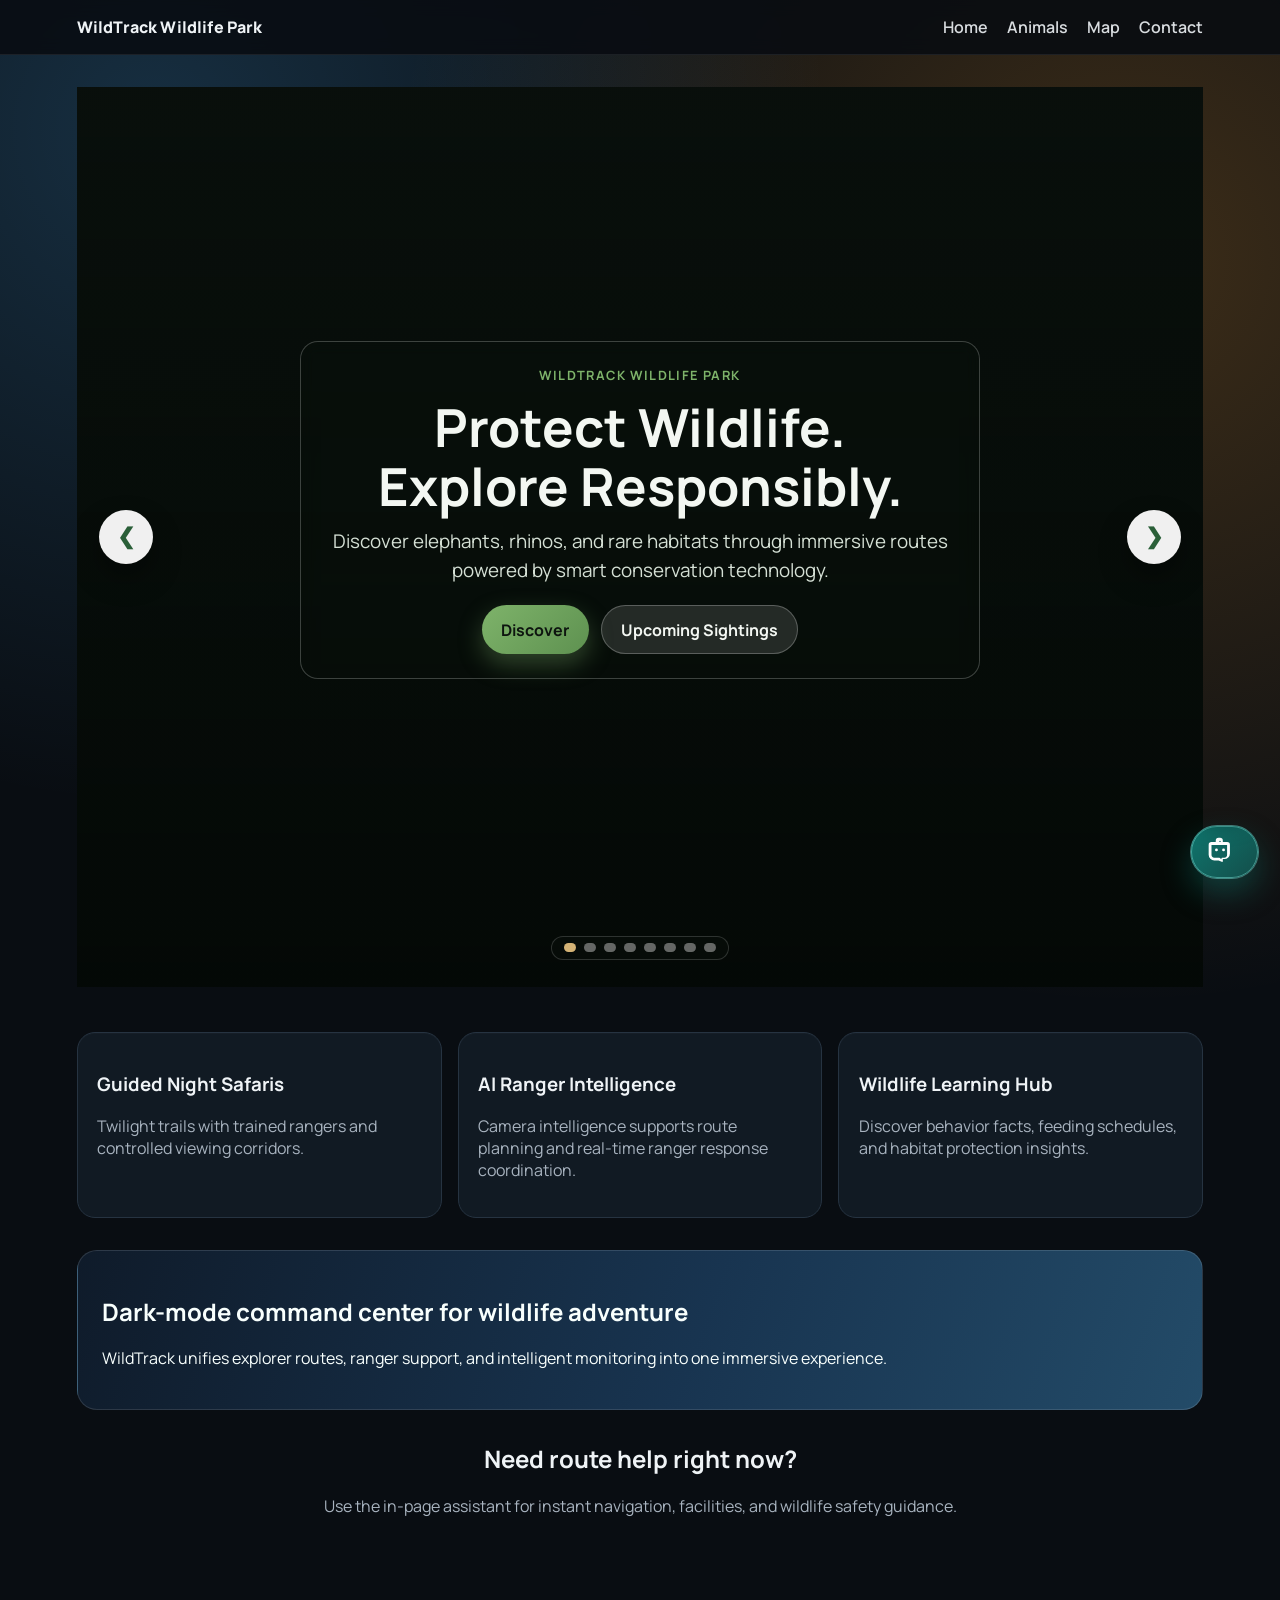
<file: frontend/index.html>
<!DOCTYPE html>
<html lang="en">
<head>
  <meta charset="UTF-8">
  <meta name="viewport" content="width=device-width, initial-scale=1.0">
  <title>WildTrack Wildlife Park</title>
  <link rel="preconnect" href="https://fonts.googleapis.com">
  <link rel="preconnect" href="https://fonts.gstatic.com" crossorigin>
  <link href="https://fonts.googleapis.com/css2?family=Manrope:wght@400;600;700;800&display=swap" rel="stylesheet">
  <link rel="stylesheet" href="css/style.css">
</head>
<body>
  <header class="site-header">
    <div class="brand">WildTrack Wildlife Park</div>
    <nav class="site-nav">
      <a href="#experiences">Home</a>
      <a href="animals.html">Animals</a>
      <a href="map.html">Map</a>
      <a href="#contact">Contact</a>
    </nav>
  </header>

  <main>
    <section class="hero">
      <div class="hero-slider" aria-label="WildTrack Wildlife Park featured wildlife slider">
        <div id="slideTrack" class="slide-track">
          <article class="slide slide-elephant active" aria-hidden="false">
            <span class="sr-only">Elephant habitat view</span>
          </article>
          <article class="slide slide-rhino" aria-hidden="true">
            <span class="sr-only">Rhino conservation plains</span>
          </article>
          <article class="slide slide-savannah" aria-hidden="true">
            <span class="sr-only">Savannah wildlife landscape</span>
          </article>
          <article class="slide slide-lion" aria-hidden="true">
            <span class="sr-only">Lion pride in the wild</span>
          </article>
          <article class="slide slide-tiger" aria-hidden="true">
            <span class="sr-only">Tiger moving through forest habitat</span>
          </article>
          <article class="slide slide-giraffe" aria-hidden="true">
            <span class="sr-only">Giraffe in grassland landscape</span>
          </article>
          <article class="slide slide-zebra" aria-hidden="true">
            <span class="sr-only">Zebra herd on open plains</span>
          </article>
          <article class="slide slide-leopard" aria-hidden="true">
            <span class="sr-only">Leopard resting in tree habitat</span>
          </article>
        </div>

        <div class="hero-content">
          <p class="hero-kicker">WildTrack Wildlife Park</p>
          <h1>Protect Wildlife. Explore Responsibly.</h1>
          <p class="hero-subtitle">
            Discover elephants, rhinos, and rare habitats through immersive routes powered by smart conservation technology.
          </p>

          <div class="hero-actions">
            <a href="#zones" class="btn btn-primary">Discover</a>
            <a href="animals.html" class="btn btn-secondary">Upcoming Sightings</a>
          </div>
        </div>

        <div class="slider-controls" aria-label="Slider navigation">
          <button id="prevSlide" class="slider-btn" type="button" aria-label="Previous slide">&#10094;</button>
          <div id="sliderDots" class="slider-dots" aria-label="Slide indicators"></div>
          <button id="nextSlide" class="slider-btn" type="button" aria-label="Next slide">&#10095;</button>
        </div>
      </div>
    </section>

    <section id="experiences" class="section-grid">
      <article>
        <h3>Guided Night Safaris</h3>
        <p>Twilight trails with trained rangers and controlled viewing corridors.</p>
      </article>
      <article>
        <h3>AI Ranger Intelligence</h3>
        <p>Camera intelligence supports route planning and real-time ranger response coordination.</p>
      </article>
      <article>
        <h3>Wildlife Learning Hub</h3>
        <p>Discover behavior facts, feeding schedules, and habitat protection insights.</p>
      </article>
    </section>

    <section id="zones" class="banner">
      <h2>Dark-mode command center for wildlife adventure</h2>
      <p>WildTrack unifies explorer routes, ranger support, and intelligent monitoring into one immersive experience.</p>
    </section>

    <section id="contact" class="contact">
      <h2>Need route help right now?</h2>
      <p>Use the in-page assistant for instant navigation, facilities, and wildlife safety guidance.</p>
    </section>
  </main>

  <button id="chatLauncher" class="chat-launcher" aria-label="Open chat" aria-expanded="false">
    <span class="chat-launcher-pulse" aria-hidden="true"></span>
    <span class="chat-launcher-icon" aria-hidden="true">
      <svg viewBox="0 0 24 24" focusable="false" aria-hidden="true">
        <path d="M12 2a2 2 0 0 1 2 2v1h3a2 2 0 0 1 2 2v6a4 4 0 0 1-4 4h-1v1.5a.5.5 0 0 1-.8.4L11 18H8a4 4 0 0 1-4-4V7a2 2 0 0 1 2-2h3V4a2 2 0 0 1 2-2Zm0 2a.5.5 0 0 0-.5.5V5h1v-.5A.5.5 0 0 0 12 4ZM6 7v7a2 2 0 0 0 2 2h3.3a.5.5 0 0 1 .3.1l1.4 1.05V16.5a.5.5 0 0 1 .5-.5H15a2 2 0 0 0 2-2V7H6Zm3.5 2.5a1 1 0 1 1 0 2 1 1 0 0 1 0-2Zm5 0a1 1 0 1 1 0 2 1 1 0 0 1 0-2Z"></path>
      </svg>
    </span>
    <span class="chat-launcher-icon close" aria-hidden="true">x</span>
    <span class="chat-launcher-label">Chat with us</span>
  </button>

  <section id="chatWidget" class="chat-widget" aria-hidden="true">
    <div class="chat-header">
      <div>
        <p class="chat-title">WildTrack Assistant</p>
        <p class="chat-subtitle">Online now</p>
      </div>
      <button id="chatClose" class="chat-close" type="button" aria-label="Close chat">x</button>
    </div>

    <div id="chatMessages" class="chat-messages" aria-live="polite"></div>

    <form id="chatForm" class="chat-form">
      <input id="chatInput" class="chat-input" type="text" placeholder="Ask about animals, map, safety, or facilities..." autocomplete="off">
      <button id="chatSend" class="chat-send" type="submit">Send</button>
    </form>

    <div class="chat-footer-note">Powered by WildTrack AI support</div>
  </section>

  <script src="js/chat-widget.js"></script>
  <script src="js/home.js"></script>
</body>
</html>
</file>
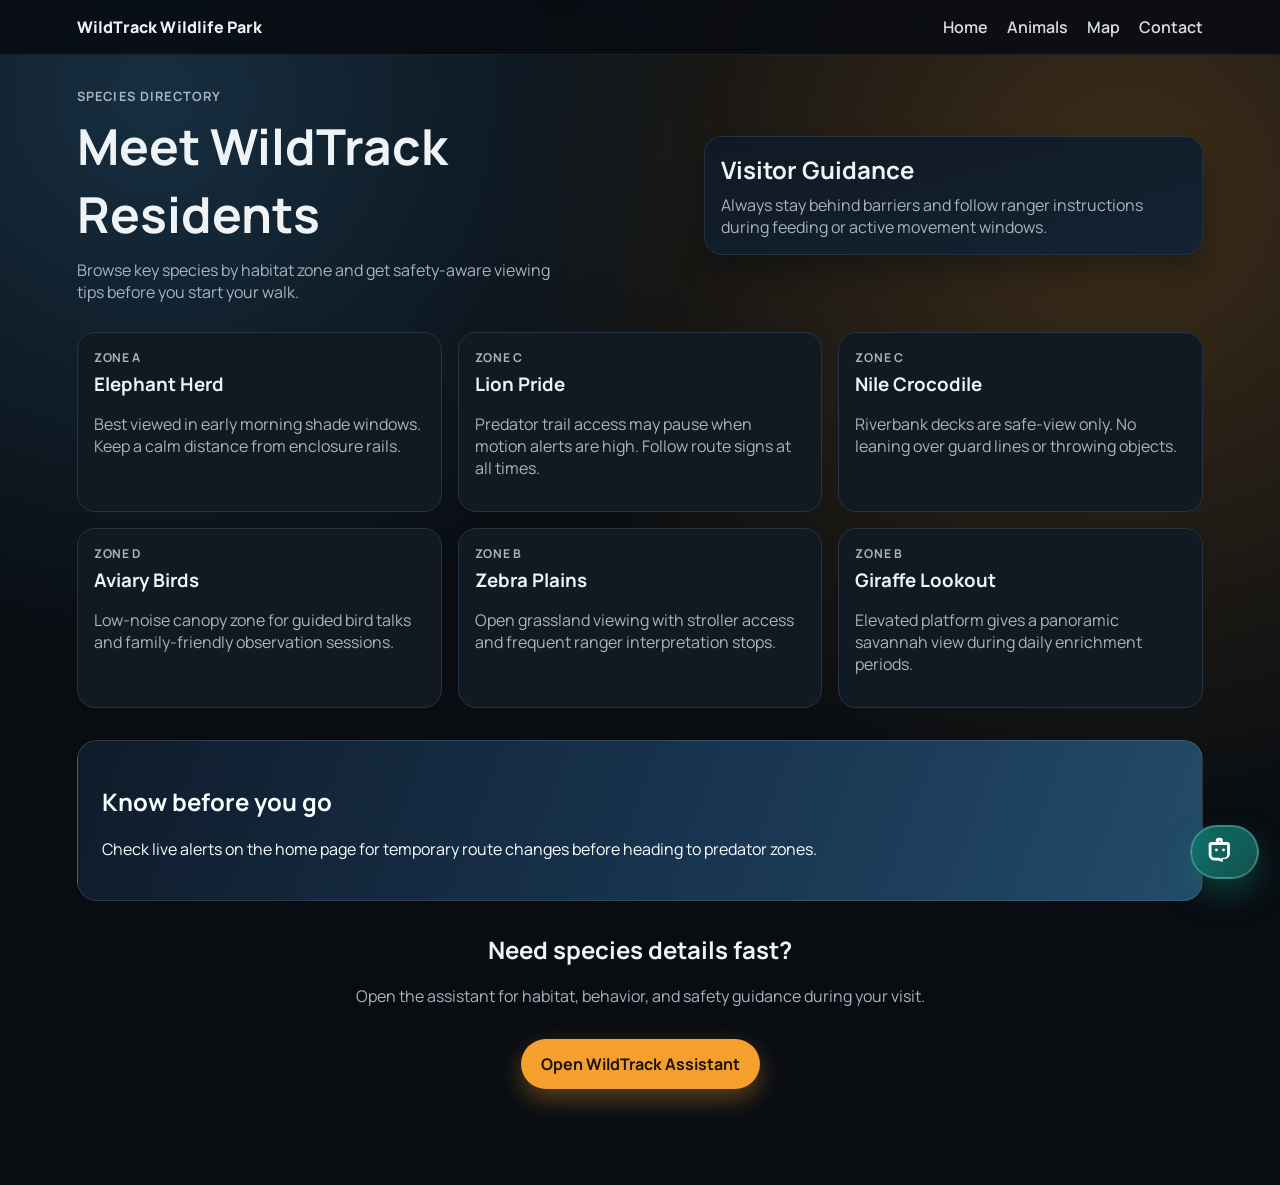
<file: frontend/animals.html>
<!DOCTYPE html>
<html lang="en">
<head>
	<meta charset="UTF-8">
	<meta name="viewport" content="width=device-width, initial-scale=1.0">
	<title>WildTrack Animals</title>
	<link rel="preconnect" href="https://fonts.googleapis.com">
	<link rel="preconnect" href="https://fonts.gstatic.com" crossorigin>
	<link href="https://fonts.googleapis.com/css2?family=Manrope:wght@400;600;700;800&display=swap" rel="stylesheet">
	<link rel="stylesheet" href="css/style.css">
</head>
<body>
	<header class="site-header">
		<div class="brand">WildTrack Wildlife Park</div>
		<nav class="site-nav">
			<a href="index.html">Home</a>
			<a href="animals.html">Animals</a>
			<a href="map.html">Map</a>
			<a href="contact.html">Contact</a>
		</nav>
	</header>

	<main>
		<section class="sub-hero sub-hero-animals">
			<div>
				<p class="tag">Species directory</p>
				<h1>Meet WildTrack Residents</h1>
				<p>Browse key species by habitat zone and get safety-aware viewing tips before you start your walk.</p>
			</div>
			<div class="sub-hero-note">
				<h2>Visitor Guidance</h2>
				<p>Always stay behind barriers and follow ranger instructions during feeding or active movement windows.</p>
			</div>
		</section>

		<section class="animals-grid">
			<article class="animal-card">
				<p class="animal-zone">Zone A</p>
				<h3>Elephant Herd</h3>
				<p>Best viewed in early morning shade windows. Keep a calm distance from enclosure rails.</p>
			</article>

			<article class="animal-card">
				<p class="animal-zone">Zone C</p>
				<h3>Lion Pride</h3>
				<p>Predator trail access may pause when motion alerts are high. Follow route signs at all times.</p>
			</article>

			<article class="animal-card">
				<p class="animal-zone">Zone C</p>
				<h3>Nile Crocodile</h3>
				<p>Riverbank decks are safe-view only. No leaning over guard lines or throwing objects.</p>
			</article>

			<article class="animal-card">
				<p class="animal-zone">Zone D</p>
				<h3>Aviary Birds</h3>
				<p>Low-noise canopy zone for guided bird talks and family-friendly observation sessions.</p>
			</article>

			<article class="animal-card">
				<p class="animal-zone">Zone B</p>
				<h3>Zebra Plains</h3>
				<p>Open grassland viewing with stroller access and frequent ranger interpretation stops.</p>
			</article>

			<article class="animal-card">
				<p class="animal-zone">Zone B</p>
				<h3>Giraffe Lookout</h3>
				<p>Elevated platform gives a panoramic savannah view during daily enrichment periods.</p>
			</article>
		</section>

		<section class="banner">
			<h2>Know before you go</h2>
			<p>Check live alerts on the home page for temporary route changes before heading to predator zones.</p>
		</section>

		<section class="contact">
			<h2>Need species details fast?</h2>
			<p>Open the assistant for habitat, behavior, and safety guidance during your visit.</p>
			<a class="cta open-chat-trigger" href="#">Open WildTrack Assistant</a>
		</section>
	</main>

	<button id="chatLauncher" class="chat-launcher" aria-label="Open chat" aria-expanded="false">
		<span class="chat-launcher-pulse" aria-hidden="true"></span>
		<span class="chat-launcher-icon" aria-hidden="true">
			<svg viewBox="0 0 24 24" focusable="false" aria-hidden="true">
				<path d="M12 2a2 2 0 0 1 2 2v1h3a2 2 0 0 1 2 2v6a4 4 0 0 1-4 4h-1v1.5a.5.5 0 0 1-.8.4L11 18H8a4 4 0 0 1-4-4V7a2 2 0 0 1 2-2h3V4a2 2 0 0 1 2-2Zm0 2a.5.5 0 0 0-.5.5V5h1v-.5A.5.5 0 0 0 12 4ZM6 7v7a2 2 0 0 0 2 2h3.3a.5.5 0 0 1 .3.1l1.4 1.05V16.5a.5.5 0 0 1 .5-.5H15a2 2 0 0 0 2-2V7H6Zm3.5 2.5a1 1 0 1 1 0 2 1 1 0 0 1 0-2Zm5 0a1 1 0 1 1 0 2 1 1 0 0 1 0-2Z"></path>
			</svg>
		</span>
		<span class="chat-launcher-icon close" aria-hidden="true">x</span>
		<span class="chat-launcher-label">Chat with us</span>
	</button>

	<section id="chatWidget" class="chat-widget" aria-hidden="true">
		<div class="chat-header">
			<div>
				<p class="chat-title">WildTrack Assistant</p>
				<p class="chat-subtitle">Online now</p>
			</div>
			<button id="chatClose" class="chat-close" type="button" aria-label="Close chat">x</button>
		</div>

		<div id="chatMessages" class="chat-messages" aria-live="polite"></div>

		<form id="chatForm" class="chat-form">
			<input id="chatInput" class="chat-input" type="text" placeholder="Ask about animals, map, safety, or facilities..." autocomplete="off">
			<button id="chatSend" class="chat-send" type="submit">Send</button>
		</form>

		<div class="chat-footer-note">Powered by WildTrack AI support</div>
	</section>

	<script src="js/chat-widget.js"></script>
</body>
</html>
</file>
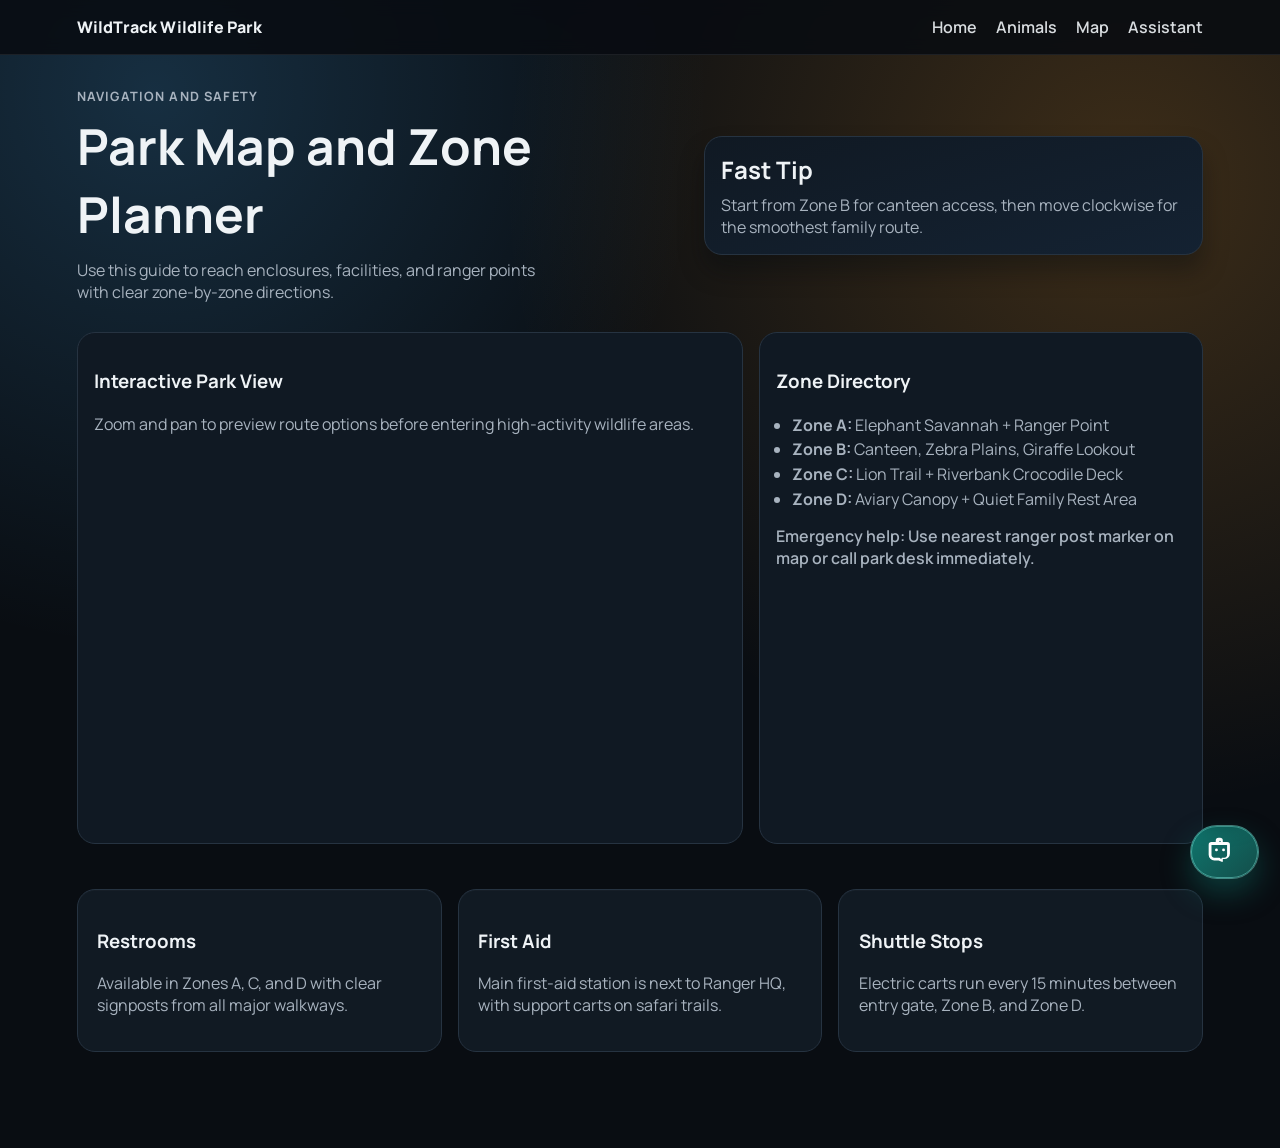
<file: frontend/map.html>
<!DOCTYPE html>
<html lang="en">
<head>
	<meta charset="UTF-8">
	<meta name="viewport" content="width=device-width, initial-scale=1.0">
	<title>WildTrack Park Map</title>
	<link rel="preconnect" href="https://fonts.googleapis.com">
	<link rel="preconnect" href="https://fonts.gstatic.com" crossorigin>
	<link href="https://fonts.googleapis.com/css2?family=Manrope:wght@400;600;700;800&display=swap" rel="stylesheet">
	<link rel="stylesheet" href="css/style.css">
</head>
<body>
	<header class="site-header">
		<div class="brand">WildTrack Wildlife Park</div>
		<nav class="site-nav">
			<a href="index.html">Home</a>
			<a href="animals.html">Animals</a>
			<a href="map.html">Map</a>
			<a href="#" class="open-chat-trigger">Assistant</a>
		</nav>
	</header>

	<main>
		<section class="sub-hero sub-hero-map">
			<div>
				<p class="tag">Navigation and safety</p>
				<h1>Park Map and Zone Planner</h1>
				<p>Use this guide to reach enclosures, facilities, and ranger points with clear zone-by-zone directions.</p>
			</div>
			<div class="sub-hero-note">
				<h2>Fast Tip</h2>
				<p>Start from Zone B for canteen access, then move clockwise for the smoothest family route.</p>
			</div>
		</section>

		<section class="map-layout">
			<article class="map-frame-card">
				<h3>Interactive Park View</h3>
				<p>Zoom and pan to preview route options before entering high-activity wildlife areas.</p>
				<iframe
					class="map-frame"
					title="WildTrack map"
					loading="lazy"
					src="https://www.openstreetmap.org/export/embed.html?bbox=31.0%2C-2.0%2C32.0%2C-1.0&amp;layer=mapnik">
				</iframe>
			</article>

			<aside class="zone-list-card">
				<h3>Zone Directory</h3>
				<ul>
					<li><strong>Zone A:</strong> Elephant Savannah + Ranger Point</li>
					<li><strong>Zone B:</strong> Canteen, Zebra Plains, Giraffe Lookout</li>
					<li><strong>Zone C:</strong> Lion Trail + Riverbank Crocodile Deck</li>
					<li><strong>Zone D:</strong> Aviary Canopy + Quiet Family Rest Area</li>
				</ul>
				<p class="zone-note">Emergency help: Use nearest ranger post marker on map or call park desk immediately.</p>
			</aside>
		</section>

		<section class="section-grid">
			<article>
				<h3>Restrooms</h3>
				<p>Available in Zones A, C, and D with clear signposts from all major walkways.</p>
			</article>
			<article>
				<h3>First Aid</h3>
				<p>Main first-aid station is next to Ranger HQ, with support carts on safari trails.</p>
			</article>
			<article>
				<h3>Shuttle Stops</h3>
				<p>Electric carts run every 15 minutes between entry gate, Zone B, and Zone D.</p>
			</article>
		</section>
	</main>

	<button id="chatLauncher" class="chat-launcher" aria-label="Open chat" aria-expanded="false">
		<span class="chat-launcher-pulse" aria-hidden="true"></span>
		<span class="chat-launcher-icon" aria-hidden="true">
			<svg viewBox="0 0 24 24" focusable="false" aria-hidden="true">
				<path d="M12 2a2 2 0 0 1 2 2v1h3a2 2 0 0 1 2 2v6a4 4 0 0 1-4 4h-1v1.5a.5.5 0 0 1-.8.4L11 18H8a4 4 0 0 1-4-4V7a2 2 0 0 1 2-2h3V4a2 2 0 0 1 2-2Zm0 2a.5.5 0 0 0-.5.5V5h1v-.5A.5.5 0 0 0 12 4ZM6 7v7a2 2 0 0 0 2 2h3.3a.5.5 0 0 1 .3.1l1.4 1.05V16.5a.5.5 0 0 1 .5-.5H15a2 2 0 0 0 2-2V7H6Zm3.5 2.5a1 1 0 1 1 0 2 1 1 0 0 1 0-2Zm5 0a1 1 0 1 1 0 2 1 1 0 0 1 0-2Z"></path>
			</svg>
		</span>
		<span class="chat-launcher-icon close" aria-hidden="true">x</span>
		<span class="chat-launcher-label">Chat with us</span>
	</button>

	<section id="chatWidget" class="chat-widget" aria-hidden="true">
		<div class="chat-header">
			<div>
				<p class="chat-title">WildTrack Assistant</p>
				<p class="chat-subtitle">Online now</p>
			</div>
			<button id="chatClose" class="chat-close" type="button" aria-label="Close chat">x</button>
		</div>

		<div id="chatMessages" class="chat-messages" aria-live="polite"></div>

		<form id="chatForm" class="chat-form">
			<input id="chatInput" class="chat-input" type="text" placeholder="Ask about animals, map, safety, or facilities..." autocomplete="off">
			<button id="chatSend" class="chat-send" type="submit">Send</button>
		</form>

		<div class="chat-footer-note">Powered by WildTrack AI support</div>
	</section>

	<script src="js/chat-widget.js"></script>
</body>
</html>
</file>
<file: frontend/css/style.css>
:root {
	--bg: #090d12;
	--ink: #eff3f6;
	--muted: #a8b3bf;
	--accent: #f59f2f;
	--accent-strong: #c96f0d;
	--card: #111a23;
	--line: #263341;
	--deep: #0d141c;
	--glow: #4db6ff;
}

* {
	box-sizing: border-box;
}

body {
	margin: 0;
	font-family: "Manrope", sans-serif;
	color: var(--ink);
	background:
		radial-gradient(circle at 12% 8%, rgba(77, 182, 255, 0.2), transparent 36%),
		radial-gradient(circle at 88% 16%, rgba(245, 159, 47, 0.22), transparent 42%),
		var(--bg);
}

.site-header {
	position: sticky;
	top: 0;
	z-index: 20;
	display: flex;
	justify-content: space-between;
	align-items: center;
	padding: 1rem 6vw;
	border-bottom: 1px solid rgba(255, 255, 255, 0.08);
	background: rgba(8, 12, 18, 0.88);
	backdrop-filter: blur(8px);
}

.brand {
	font-weight: 800;
	letter-spacing: 0.01em;
}

.site-nav {
	display: flex;
	gap: 1.2rem;
}

.site-nav a {
	text-decoration: none;
	color: var(--ink);
	font-weight: 600;
	opacity: 0.9;
}

.site-nav a:hover {
	opacity: 1;
	color: var(--accent);
}

main {
	padding: 2rem 6vw 6rem;
}

.hero {
	display: block;
	min-height: 84vh;
}

.hero-overlay {
	position: absolute;
	left: clamp(1rem, 3vw, 2.4rem);
	top: clamp(1rem, 3vw, 2.4rem);
	z-index: 3;
	max-width: min(720px, 88%);
	padding: clamp(0.9rem, 2vw, 1.4rem);
	border-radius: 16px;
	background: linear-gradient(145deg, rgba(7, 11, 16, 0.72), rgba(7, 11, 16, 0.34));
	backdrop-filter: blur(4px);
	border: 1px solid rgba(255, 255, 255, 0.14);
}

.hero-overlay h1 {
	margin: 0.5rem 0 1rem;
	font-size: clamp(2rem, 4.5vw, 3.95rem);
	line-height: 1.05;
	max-width: 15ch;
}

.hero-overlay p {
	max-width: 42ch;
	font-size: 1.06rem;
	color: var(--muted);
}

.tag {
	margin: 0;
	font-weight: 700;
	color: var(--glow);
	text-transform: uppercase;
	letter-spacing: 0.09em;
	font-size: 0.8rem;
}

.hero-actions {
	display: flex;
	gap: 0.7rem;
	flex-wrap: wrap;
}

.cta {
	margin-top: 1rem;
	display: inline-block;
	background: var(--accent);
	color: #1b1308;
	text-decoration: none;
	border-radius: 999px;
	padding: 0.85rem 1.25rem;
	font-weight: 700;
	box-shadow: 0 10px 24px rgba(245, 159, 47, 0.35);
}

.cta-ghost {
	background: transparent;
	color: var(--ink);
	border: 1px solid rgba(255, 255, 255, 0.25);
	box-shadow: none;
}

.hero-slider {
	position: relative;
	display: flex;
	flex-direction: column;
	gap: 0.9rem;
	width: 100%;
}

.slide-track {
	position: relative;
	min-height: clamp(500px, 78vh, 900px);
	border-radius: 24px;
	overflow: hidden;
}

.slide {
	position: absolute;
	inset: 0;
	border-radius: 22px;
	border: 1px solid rgba(255, 255, 255, 0.16);
	padding: 1.9rem;
	box-shadow: 0 24px 38px rgba(2, 6, 11, 0.5);
	opacity: 0;
	transform: scale(1.04);
	transition: opacity 0.55s ease, transform 0.55s ease;
	background-size: cover;
	background-position: center;
	overflow: hidden;
}

.slide::before {
	content: "";
	position: absolute;
	inset: 0;
	background: linear-gradient(180deg, rgba(5, 9, 14, 0.1), rgba(3, 8, 15, 0.8));
}

.slide::after {
	content: "";
	position: absolute;
	inset: 0;
	background: radial-gradient(circle at 78% 16%, rgba(255, 214, 130, 0.25), transparent 40%);
}

.slide > * {
	position: relative;
	z-index: 1;
}

.slide.active {
	opacity: 1;
	transform: scale(1);
	animation: cinematicZoom 6s linear forwards;
}

.slide h2 {
	margin: 0.5rem 0 0.9rem;
	font-size: clamp(1.5rem, 2.6vw, 2.4rem);
	max-width: 18ch;
}

.slide p {
	margin: 0;
	max-width: 33ch;
	color: #d8e0e8;
}

.slide-kicker {
	display: inline-block;
	margin: 0;
	padding: 0.3rem 0.5rem;
	border-radius: 999px;
	background: rgba(255, 255, 255, 0.18);
	color: #fbf6e8;
	border: 1px solid rgba(255, 255, 255, 0.24);
	font-size: 0.78rem;
	font-weight: 700;
	letter-spacing: 0.06em;
	text-transform: uppercase;
}

.slide-elephant,
.slide-tiger,
.slide-lion,
.slide-rhino {
	display: flex;
	flex-direction: column;
	justify-content: flex-end;
}

.slide-elephant {
	background-image: url("https://images.unsplash.com/photo-1557050543-4d5f4e07ef46?auto=format&fit=crop&w=1400&q=80");
}

.slide-tiger {
	background-image: url("https://images.unsplash.com/photo-1546182990-dffeafbe841d?auto=format&fit=crop&w=1400&q=80");
}

.slide-lion {
	background-image: url("https://images.unsplash.com/photo-1547970810-dc1eac37d174?auto=format&fit=crop&w=1400&q=80");
}

.slide-rhino {
	background-image: url("https://images.unsplash.com/photo-1535941339077-2dd1c7963098?auto=format&fit=crop&w=1400&q=80");
}

.slider-controls {
	position: absolute;
	left: 50%;
	bottom: 5.9rem;
	transform: translateX(-50%);
	z-index: 3;
	display: flex;
	align-items: center;
	justify-content: center;
	gap: 0.8rem;
	background: rgba(8, 12, 18, 0.62);
	border: 1px solid rgba(255, 255, 255, 0.14);
	border-radius: 18px;
	padding: 0.5rem;
}

.slider-center {
	display: flex;
	flex-direction: column;
	gap: 0.35rem;
	min-width: clamp(250px, 34vw, 380px);
}

.slider-info {
	display: flex;
	justify-content: space-between;
	align-items: baseline;
	gap: 1rem;
}

.slide-label,
.slide-counter {
	margin: 0;
	font-size: 0.76rem;
	letter-spacing: 0.08em;
	text-transform: uppercase;
	color: #dbe7f2;
}

.slide-label {
	font-weight: 700;
}

.slide-counter {
	color: #96a7b7;
}

.autoplay-track {
	width: 100%;
	height: 4px;
	border-radius: 999px;
	background: rgba(255, 255, 255, 0.18);
	overflow: hidden;
}

.autoplay-progress {
	display: block;
	height: 100%;
	width: 0;
	border-radius: inherit;
	background: linear-gradient(90deg, #4db6ff, #f59f2f);
}

.slider-btn {
	border: 1px solid rgba(255, 255, 255, 0.28);
	border-radius: 12px;
	background: rgba(17, 26, 35, 0.9);
	color: var(--ink);
	padding: 0.56rem 0.72rem;
	font-weight: 700;
	cursor: pointer;
	min-width: 42px;
}

.slider-dots {
	display: flex;
	align-items: center;
	gap: 0.5rem;
}

.dot {
	width: 10px;
	height: 10px;
	border-radius: 999px;
	border: none;
	background: #54606d;
	cursor: pointer;
}

.dot.active {
	background: var(--accent);
}

.slider-thumbs {
	position: absolute;
	left: 50%;
	bottom: 1rem;
	transform: translateX(-50%);
	z-index: 3;
	display: grid;
	grid-template-columns: repeat(4, minmax(0, 1fr));
	gap: 0.55rem;
	width: min(92%, 760px);
}

.thumb {
	position: relative;
	border: 1px solid rgba(255, 255, 255, 0.24);
	border-radius: 12px;
	min-height: 68px;
	padding: 0.45rem;
	background-size: cover;
	background-position: center;
	color: #f4f8fb;
	font-weight: 700;
	font-size: 0.78rem;
	text-align: left;
	cursor: pointer;
	overflow: hidden;
}

.thumb::before {
	content: "";
	position: absolute;
	inset: 0;
	background: linear-gradient(180deg, rgba(6, 11, 17, 0.28), rgba(6, 11, 17, 0.84));
}

.thumb::after {
	content: attr(data-index);
	display: none;
}

.thumb.active {
	border-color: rgba(245, 159, 47, 0.92);
	box-shadow: 0 0 0 1px rgba(245, 159, 47, 0.4);
}

.thumb-elephant {
	background-image: url("https://images.unsplash.com/photo-1557050543-4d5f4e07ef46?auto=format&fit=crop&w=700&q=80");
}

.thumb-tiger {
	background-image: url("https://images.unsplash.com/photo-1546182990-dffeafbe841d?auto=format&fit=crop&w=700&q=80");
}

.thumb-lion {
	background-image: url("https://images.unsplash.com/photo-1547970810-dc1eac37d174?auto=format&fit=crop&w=700&q=80");
}

.thumb-rhino {
	background-image: url("https://images.unsplash.com/photo-1535941339077-2dd1c7963098?auto=format&fit=crop&w=700&q=80");
}

.thumb > * {
	position: relative;
	z-index: 1;
}

.section-grid {
	margin-top: 2.8rem;
	display: grid;
	grid-template-columns: repeat(3, minmax(0, 1fr));
	gap: 1rem;
}

.section-grid article {
	background: var(--card);
	border: 1px solid var(--line);
	border-radius: 18px;
	padding: 1.2rem;
	box-shadow: inset 0 1px 0 rgba(255, 255, 255, 0.02);
}

.section-grid p {
	color: var(--muted);
}

.banner {
	margin-top: 2rem;
	border-radius: 20px;
	padding: 1.5rem;
	background: linear-gradient(110deg, #0f1b2a, #183450 55%, #234b68);
	color: #f8fffd;
	border: 1px solid rgba(255, 255, 255, 0.12);
}

.contact {
	margin-top: 2rem;
	text-align: center;
}

.contact p {
	color: var(--muted);
}

.chat-launcher {
	position: fixed;
	right: 1.3rem;
	bottom: 1.3rem;
	z-index: 50;
	border: 1px solid rgba(255, 255, 255, 0.2);
	border-radius: 999px;
	padding: 0.58rem 0.78rem;
	display: flex;
	align-items: center;
	gap: 0.52rem;
	background: linear-gradient(135deg, #0f766e, #134e4a);
	color: #fff;
	cursor: pointer;
	font-weight: 700;
	box-shadow: 0 14px 30px rgba(15, 118, 110, 0.42);
	overflow: hidden;
	transition: transform 0.2s ease, box-shadow 0.2s ease, background 0.2s ease;
}

.chat-launcher:hover {
	transform: translateY(-1px);
	box-shadow: 0 18px 34px rgba(15, 118, 110, 0.5);
}

.chat-launcher:active {
	transform: translateY(0);
}

.chat-launcher-pulse {
	position: absolute;
	inset: 0;
	border-radius: inherit;
	pointer-events: none;
	border: 1px solid rgba(125, 236, 221, 0.45);
	animation: launcherPulse 1.9s ease-out infinite;
}

.chat-launcher-icon {
	display: grid;
	place-items: center;
	width: 34px;
	height: 34px;
	flex: 0 0 auto;
	animation: botBob 1.8s ease-in-out infinite;
}

.chat-launcher-icon svg {
	width: 34px;
	height: 34px;
	fill: currentColor;
}

.chat-launcher-icon.close {
	position: absolute;
	opacity: 0;
	transform: scale(0.82) rotate(-10deg);
	transition: opacity 0.2s ease, transform 0.2s ease;
	font-size: 1.15rem;
	line-height: 1;
	font-weight: 800;
}

.chat-launcher-label {
	font-size: 0.92rem;
	letter-spacing: 0.01em;
	max-width: 0;
	opacity: 0;
	overflow: hidden;
	white-space: nowrap;
	transition: max-width 0.25s ease, opacity 0.2s ease;
}

.chat-launcher:hover .chat-launcher-label,
.chat-launcher:focus-visible .chat-launcher-label,
.chat-launcher[aria-expanded="true"] .chat-launcher-label {
	max-width: 140px;
	opacity: 1;
}

.chat-launcher[aria-expanded="true"] {
	background: linear-gradient(135deg, #2d4e68, #24394f);
}

.chat-launcher[aria-expanded="true"] .chat-launcher-icon:not(.close) {
	opacity: 0;
	transform: scale(0.82) rotate(10deg);
	transition: opacity 0.2s ease, transform 0.2s ease;
	animation: none;
}

.chat-launcher[aria-expanded="true"] .chat-launcher-icon.close {
	opacity: 1;
	transform: scale(1) rotate(0deg);
}

.chat-launcher[aria-expanded="true"] .chat-launcher-pulse {
	animation: none;
	opacity: 0;
}

.chat-launcher:focus-visible {
	outline: 2px solid rgba(205, 245, 237, 0.95);
	outline-offset: 2px;
}

.chat-launcher-hello {
	position: absolute;
	right: 0.55rem;
	bottom: calc(100% + 10px);
	background: #ffffff;
	color: #1d3248;
	font-weight: 700;
	font-size: 0.8rem;
	padding: 0.34rem 0.6rem;
	border-radius: 999px;
	box-shadow: 0 8px 22px rgba(0, 0, 0, 0.28);
	border: 1px solid rgba(34, 71, 103, 0.12);
	transform: translateY(6px) scale(0.85);
	opacity: 0;
	pointer-events: none;
	transition: opacity 0.2s ease, transform 0.2s ease;
	white-space: nowrap;
}

.chat-launcher-hello::after {
	content: "";
	position: absolute;
	right: 16px;
	top: 100%;
	border-width: 7px 6px 0 6px;
	border-style: solid;
	border-color: #ffffff transparent transparent transparent;
	filter: drop-shadow(0 1px 0 rgba(34, 71, 103, 0.12));
}

.chat-launcher.show-greeting .chat-launcher-hello,
.chat-launcher:hover .chat-launcher-hello,
.chat-launcher:focus-visible .chat-launcher-hello {
	opacity: 1;
	transform: translateY(0) scale(1);
	animation: helloPop 0.33s ease;
}

.chat-launcher[aria-expanded="true"] .chat-launcher-hello {
	opacity: 0;
	transform: translateY(6px) scale(0.85);
}

.chat-widget {
	position: fixed;
	right: 1.3rem;
	bottom: 4.9rem;
	width: min(92vw, 360px);
	background: #101923;
	border-radius: 18px;
	border: 1px solid #2a3a4a;
	box-shadow: 0 24px 42px rgba(16, 24, 40, 0.2);
	overflow: hidden;
	z-index: 49;
	transform: translateY(20px) scale(0.97);
	opacity: 0;
	pointer-events: none;
	transition: opacity 0.25s ease, transform 0.25s ease;
}

.chat-widget.open {
	transform: translateY(0) scale(1);
	opacity: 1;
	pointer-events: auto;
}

.chat-header {
	background: var(--deep);
	color: #eff6ff;
	padding: 0.72rem 0.9rem;
	display: flex;
	align-items: center;
	justify-content: space-between;
}

.chat-title,
.chat-subtitle {
	margin: 0;
}

.chat-title {
	font-weight: 700;
}

.chat-subtitle {
	font-size: 0.8rem;
	opacity: 0.86;
}

.chat-close {
	appearance: none;
	border: none;
	background: transparent;
	color: inherit;
	font-size: 1.3rem;
	line-height: 1;
	cursor: pointer;
}

.chat-body {
	padding: 1rem;
	color: var(--muted);
}

.chat-link {
	display: inline-block;
	margin-top: 0.5rem;
	text-decoration: none;
	font-weight: 700;
	color: var(--accent);
}

.hero-overlay-centered {
	left: 50%;
	top: 52%;
	transform: translate(-50%, -52%);
	text-align: center;
	max-width: min(950px, 90%);
	padding: clamp(1rem, 2vw, 1.35rem);
	background: linear-gradient(145deg, rgba(5, 10, 15, 0.28), rgba(5, 10, 15, 0.12));
	border: none;
	backdrop-filter: none;
}

.hero-overlay-centered h1 {
	max-width: 20ch;
	margin-left: auto;
	margin-right: auto;
	text-wrap: balance;
	font-size: clamp(2.2rem, 5.2vw, 5rem);
	text-shadow: 0 8px 28px rgba(0, 0, 0, 0.65);
}

.hero-overlay-centered p {
	max-width: 42ch;
	margin-left: auto;
	margin-right: auto;
	color: #e9eef5;
}

.hero-chip {
	display: inline-block;
	margin: 0;
	padding: 0.35rem 0.85rem;
	border-radius: 999px;
	background: rgba(255, 255, 255, 0.9);
	color: #45505e;
	font-weight: 700;
	font-size: 0.85rem;
}

.hero-actions-centered {
	justify-content: center;
}

.simple-controls {
	position: absolute;
	inset: 0;
	background: transparent;
	border: none;
	padding: 0;
	pointer-events: none;
	z-index: 4;
}

.simple-controls .slider-dots {
	position: absolute;
	left: 50%;
	bottom: 1.2rem;
	transform: translateX(-50%);
	background: rgba(12, 18, 26, 0.6);
	border: 1px solid rgba(255, 255, 255, 0.2);
	border-radius: 999px;
	padding: 0.35rem 0.6rem;
	pointer-events: auto;
}

.nav-arrow {
	position: absolute;
	top: 50%;
	transform: translateY(-50%);
	width: 56px;
	height: 56px;
	border-radius: 999px;
	font-size: 1.4rem;
	background: rgba(255, 255, 255, 0.95);
	color: #3368c4;
	border: none;
	box-shadow: 0 12px 28px rgba(0, 0, 0, 0.34);
	pointer-events: auto;
}

#prevSlide.nav-arrow {
	left: 1rem;
}

#nextSlide.nav-arrow {
	right: 1rem;
}

.chat-widget {
	width: min(94vw, 390px);
	display: flex;
	flex-direction: column;
	max-height: min(78vh, 620px);
}

.chat-messages {
	padding: 0.9rem;
	overflow-y: auto;
	flex: 1;
	display: flex;
	flex-direction: column;
	gap: 0.6rem;
	background: linear-gradient(180deg, #0f1722, #101b27);
}

.chat-bubble {
	max-width: 86%;
	padding: 0.65rem 0.78rem;
	border-radius: 12px;
	line-height: 1.4;
	font-size: 0.93rem;
}

.chat-bubble.user {
	align-self: flex-end;
	background: #f59f2f;
	color: #281706;
	font-weight: 700;
}

.chat-bubble.bot {
	align-self: flex-start;
	background: #1d2a39;
	color: #dde5ee;
	border: 1px solid #33475b;
}

.typing-indicator {
	display: inline-flex;
	align-items: center;
	gap: 0.3rem;
	min-width: 60px;
}

.typing-indicator span {
	width: 7px;
	height: 7px;
	border-radius: 999px;
	background: #c7d4e2;
	animation: typingPulse 1s ease-in-out infinite;
}

.typing-indicator span:nth-child(2) {
	animation-delay: 0.14s;
}

.typing-indicator span:nth-child(3) {
	animation-delay: 0.28s;
}

.chat-quick-row {
	display: flex;
	flex-wrap: wrap;
	gap: 0.45rem;
	margin-top: 0.1rem;
}

.chat-quick-chip {
	appearance: none;
	border: 1px solid #37506b;
	background: #152232;
	color: #cfe2f7;
	font-size: 0.78rem;
	padding: 0.4rem 0.6rem;
	border-radius: 999px;
	cursor: pointer;
	transition: transform 0.15s ease, border-color 0.15s ease, background 0.15s ease;
}

.chat-quick-chip:hover {
	transform: translateY(-1px);
	border-color: #4f78a0;
	background: #1a2d42;
}

.chat-form {
	display: flex;
	gap: 0.55rem;
	padding: 0.75rem;
	border-top: 1px solid #293a4c;
	background: #0f1925;
}

.chat-input {
	flex: 1;
	padding: 0.66rem 0.72rem;
	border-radius: 10px;
	border: 1px solid #30445a;
	background: #121f2d;
	color: #eaf1f9;
	outline: none;
}

.chat-input::placeholder {
	color: #8ea1b5;
}

.chat-send {
	border: none;
	border-radius: 10px;
	padding: 0.65rem 0.9rem;
	font-weight: 700;
	background: linear-gradient(135deg, #f7b349, #f59f2f);
	color: #281706;
	cursor: pointer;
}

.chat-send:disabled {
	opacity: 0.65;
	cursor: not-allowed;
}

.chat-footer-note {
	padding: 0.55rem 0.75rem 0.7rem;
	font-size: 0.75rem;
	color: #8da0b4;
	background: #0f1925;
	border-top: 1px solid #1c2a3a;
}

@keyframes launcherPulse {
	0% {
		opacity: 0.8;
		transform: scale(1);
	}
	70% {
		opacity: 0;
		transform: scale(1.12);
	}
	100% {
		opacity: 0;
		transform: scale(1.12);
	}
}

@keyframes typingPulse {
	0%,
	100% {
		opacity: 0.4;
		transform: translateY(0);
	}
	50% {
		opacity: 1;
		transform: translateY(-2px);
	}
}

@keyframes botBob {
	0%,
	100% {
		transform: translateY(0);
	}
	50% {
		transform: translateY(-2px);
	}
}

@keyframes helloPop {
	0% {
		transform: translateY(8px) scale(0.75);
		opacity: 0;
	}
	100% {
		transform: translateY(0) scale(1);
		opacity: 1;
	}
}

@media (max-width: 900px) {
	.hero {
		min-height: auto;
	}

	.section-grid {
		grid-template-columns: 1fr;
	}

	.slide-track {
		min-height: 72vh;
	}

	.hero-overlay {
		max-width: 94%;
		padding: 0.9rem;
	}

	.hero-overlay-centered {
		left: 50%;
		top: 50%;
		transform: translate(-50%, -50%);
		max-width: 95%;
	}

	.hero-overlay h1 {
		font-size: clamp(1.5rem, 7vw, 2.35rem);
	}

	.slider-controls {
		bottom: 5.45rem;
		width: min(92%, 460px);
	}

	#prevSlide.nav-arrow,
	#nextSlide.nav-arrow {
		top: auto;
		bottom: 4.9rem;
		transform: none;
		width: 42px;
		height: 42px;
		font-size: 1.1rem;
	}

	#prevSlide.nav-arrow {
		left: 1rem;
	}

	#nextSlide.nav-arrow {
		right: 1rem;
	}

	.slider-center {
		min-width: 0;
	}

	.slider-thumbs {
		grid-template-columns: repeat(2, minmax(0, 1fr));
	}

	.chat-widget {
		right: 0.8rem;
		bottom: 4.3rem;
	}

	.chat-launcher-label {
		display: none;
	}

	.chat-launcher-icon {
		width: 30px;
		height: 30px;
	}

	.chat-launcher-icon svg {
		width: 22px;
		height: 22px;
	}

	.chat-launcher-hello {
		right: 0.4rem;
		font-size: 0.75rem;
		padding: 0.3rem 0.52rem;
	}
}

@media (prefers-reduced-motion: reduce) {
	.slide,
	.chat-widget {
		transition: none;
	}

	.slide.active {
		animation: none;
	}
}

@keyframes cinematicZoom {
	from {
		background-size: 100%;
	}
	to {
		background-size: 110%;
	}
}

.sub-hero {
	display: grid;
	grid-template-columns: 1.1fr 0.9fr;
	gap: 1rem;
	align-items: center;
	margin-bottom: 1.8rem;
}

.sub-hero h1 {
	margin: 0.45rem 0 0.7rem;
	font-size: clamp(1.9rem, 4vw, 3.1rem);
}

.sub-hero p {
	margin: 0;
	max-width: 48ch;
}

.sub-hero-note {
	background: linear-gradient(165deg, #101923, #142232);
	border: 1px solid var(--line);
	border-radius: 18px;
	padding: 1rem;
	box-shadow: 0 16px 25px rgba(3, 8, 15, 0.35);
}

.sub-hero-note h2 {
	margin: 0 0 0.5rem;
}

.animals-grid {
	display: grid;
	grid-template-columns: repeat(3, minmax(0, 1fr));
	gap: 1rem;
}

.animal-card {
	background: var(--card);
	border: 1px solid var(--line);
	border-radius: 18px;
	padding: 1rem;
}

.animal-card h3 {
	margin: 0.3rem 0 0.55rem;
}

.animal-zone {
	margin: 0;
	color: var(--accent);
	font-weight: 700;
	text-transform: uppercase;
	letter-spacing: 0.06em;
	font-size: 0.76rem;
}

.map-layout {
	display: grid;
	grid-template-columns: 1.2fr 0.8fr;
	gap: 1rem;
	margin-bottom: 1.6rem;
}

.map-frame-card,
.zone-list-card {
	background: #101923;
	border: 1px solid var(--line);
	border-radius: 18px;
	padding: 1rem;
}

.map-frame-card p,
.zone-list-card p,
.zone-list-card li,
.animal-card p,
.sub-hero p {
	color: var(--muted);
}

/* Updated hero slider redesign */
:root {
	--hero-ink: #f3f7f2;
	--hero-muted: #d5e0d5;
	--hero-accent: #7eb36a;
	--hero-accent-2: #d4b375;
	--hero-glass: rgba(9, 16, 12, 0.38);
	--hero-glass-border: rgba(255, 255, 255, 0.22);
}

.hero {
	position: relative;
	min-height: 100vh;
	isolation: isolate;
}

.hero-slider {
	position: relative;
	min-height: 100vh;
	overflow: hidden;
	background: #0b120e;
}

.slide-track {
	position: absolute;
	inset: 0;
	min-height: 100vh;
	border-radius: 0;
}

.slide {
	position: absolute;
	inset: 0;
	opacity: 0;
	transform: scale(1.02) translateX(16px);
	transition: opacity 0.8s ease, transform 0.8s ease;
	background-size: cover;
	background-position: center;
	padding: 0;
	border: 0;
	box-shadow: none;
	border-radius: 0;
}

.slide::before {
	content: "";
	position: absolute;
	inset: 0;
	background: linear-gradient(180deg, rgba(3, 7, 5, 0.22) 0%, rgba(3, 8, 5, 0.55) 55%, rgba(2, 6, 4, 0.76) 100%);
}

.slide::after {
	display: none;
}

.slide.active {
	opacity: 1;
	transform: scale(1.06) translateX(0);
	animation: wildlifeZoom 7s ease-out both;
}

.slide-elephant {
	background-image: url("https://images.unsplash.com/photo-1557050543-4d5f4e07ef46?auto=format&fit=crop&w=1800&q=80");
}

.slide-rhino {
	background-image: url("https://images.unsplash.com/photo-1535941339077-2dd1c7963098?auto=format&fit=crop&w=1800&q=80");
}

.slide-savannah {
	background-image: url("https://images.unsplash.com/photo-1516426122078-c23e76319801?auto=format&fit=crop&w=1800&q=80");
}

.slide-lion {
	background-image: url("https://images.unsplash.com/photo-1546182990-dffeafbe841d?auto=format&fit=crop&w=1800&q=80");
}

.slide-tiger {
	background-image: url("https://images.unsplash.com/photo-1456926631375-92c8ce872def?auto=format&fit=crop&w=1800&q=80");
}

.slide-giraffe {
	background-image: url("https://images.unsplash.com/photo-1547721064-da6cfb341d50?auto=format&fit=crop&w=1800&q=80");
}

.slide-zebra {
	background-image: url("https://images.unsplash.com/photo-1526095179574-86e545346ae6?auto=format&fit=crop&w=1800&q=80");
}

.slide-leopard {
	background-image: url("https://images.unsplash.com/photo-1526336024174-e58f5cdd8e13?auto=format&fit=crop&w=1800&q=80");
}

.hero-content {
	position: relative;
	z-index: 2;
	width: min(680px, 88vw);
	margin: 0 auto;
	top: 50%;
	transform: translateY(-52%);
	text-align: center;
	padding: clamp(1rem, 2vw, 1.5rem) clamp(1rem, 2.3vw, 1.8rem);
	border-radius: 18px;
	background: var(--hero-glass);
	border: 1px solid var(--hero-glass-border);
	backdrop-filter: blur(8px);
	animation: contentFadeUp 0.9s ease both;
}

.hero-kicker {
	margin: 0 0 0.9rem;
	color: var(--hero-accent);
	font-weight: 700;
	letter-spacing: 0.11em;
	text-transform: uppercase;
	font-size: 0.8rem;
}

.hero-content h1 {
	margin: 0 0 1rem;
	color: var(--hero-ink);
	font-size: clamp(2rem, 4.4vw, 4rem);
	line-height: 1.06;
	text-wrap: balance;
	max-width: none;
}

.hero-subtitle {
	margin: 0 auto;
	color: var(--hero-muted);
	font-size: clamp(1rem, 1.5vw, 1.18rem);
	max-width: 52ch;
	line-height: 1.55;
}

.hero-actions {
	margin-top: 1.5rem;
	display: flex;
	justify-content: center;
	gap: 0.85rem;
	flex-wrap: wrap;
}

.btn {
	display: inline-flex;
	align-items: center;
	justify-content: center;
	min-height: 48px;
	padding: 0.78rem 1.2rem;
	border-radius: 999px;
	text-decoration: none;
	font-weight: 700;
	transition: transform 0.2s ease, box-shadow 0.2s ease, background-color 0.2s ease;
}

.btn:hover {
	transform: translateY(-1px);
}

.btn-primary {
	background: linear-gradient(135deg, var(--hero-accent), #5e9150);
	color: #0d140f;
	box-shadow: 0 10px 24px rgba(126, 179, 106, 0.35);
}

.btn-secondary {
	background: rgba(255, 255, 255, 0.12);
	color: var(--hero-ink);
	border: 1px solid rgba(255, 255, 255, 0.25);
}

.slider-controls {
	position: absolute;
	z-index: 3;
	left: 0;
	right: 0;
	bottom: clamp(1rem, 3vh, 2rem);
	display: flex;
	align-items: center;
	justify-content: space-between;
	padding: 0 clamp(0.8rem, 2vw, 1.8rem);
	pointer-events: none;
	background: transparent;
	border: 0;
	transform: none;
}

.slider-btn {
	pointer-events: auto;
	width: 52px;
	height: 52px;
	border-radius: 999px;
	border: 0;
	font-size: 1.35rem;
	background: rgba(255, 255, 255, 0.94);
	color: #2a5f38;
	box-shadow: 0 14px 28px rgba(0, 0, 0, 0.35);
	cursor: pointer;
	padding: 0;
}

.slider-dots {
	pointer-events: auto;
	display: flex;
	gap: 0.5rem;
	padding: 0.42rem 0.75rem;
	border-radius: 999px;
	background: rgba(10, 16, 12, 0.55);
	border: 1px solid rgba(255, 255, 255, 0.16);
}

.dot {
	width: 9px;
	height: 9px;
	border-radius: 999px;
	border: 0;
	background: rgba(255, 255, 255, 0.38);
	cursor: pointer;
}

.dot.active {
	background: var(--hero-accent-2);
}

.sr-only {
	position: absolute;
	width: 1px;
	height: 1px;
	overflow: hidden;
	clip-path: inset(50%);
	white-space: nowrap;
}

@keyframes contentFadeUp {
	from {
		opacity: 0;
		transform: translateY(18px);
	}
	to {
		opacity: 1;
		transform: translateY(0);
	}
}

@keyframes wildlifeZoom {
	from {
		transform: scale(1.02);
	}
	to {
		transform: scale(1.08);
	}
}

@media (max-width: 900px) {
	.hero-content {
		width: min(92vw, 620px);
		transform: translateY(-50%);
		padding: 1rem;
	}

	.hero-content h1 {
		font-size: clamp(1.7rem, 8vw, 2.7rem);
	}

	.hero-actions {
		flex-direction: column;
		align-items: stretch;
		gap: 0.65rem;
	}

	.btn {
		width: 100%;
	}

	.slider-controls {
		bottom: 0.8rem;
		padding: 0 0.7rem;
	}

	.slider-btn {
		width: 42px;
		height: 42px;
		font-size: 1.1rem;
	}
}

@media (prefers-reduced-motion: reduce) {
	.slide,
	.hero-content,
	.btn {
		transition: none !important;
		animation: none !important;
	}
}

.map-frame {
	width: 100%;
	height: 360px;
	border: 0;
	border-radius: 12px;
	margin-top: 0.7rem;
}

.zone-list-card ul {
	margin: 0.8rem 0;
	padding-left: 1rem;
	line-height: 1.55;
}

.zone-note {
	margin: 0;
	font-weight: 600;
}

@media (max-width: 900px) {
	.sub-hero,
	.animals-grid,
	.map-layout {
		grid-template-columns: 1fr;
	}

	.map-frame {
		height: 300px;
	}
}

/* Final hero slider overlap fixes */
.hero-slider {
	display: grid;
	place-items: center;
}

.hero-content {
	position: relative;
	top: auto;
	transform: none;
	margin: clamp(4.2rem, 10vh, 7rem) auto clamp(6.6rem, 16vh, 9.5rem);
	z-index: 3;
}

.hero-content h1 {
	font-size: clamp(1.9rem, 4.1vw, 3.4rem);
	line-height: 1.12;
	margin-bottom: 0.7rem;
}

.hero-subtitle {
	margin-top: 0.2rem;
	margin-bottom: 0;
}

.hero-actions {
	margin-top: 1.25rem;
	gap: 0.75rem;
}

.slider-controls {
	position: absolute;
	inset: 0;
	padding: 0;
	border: 0;
	background: transparent;
	pointer-events: none;
	z-index: 4;
}

.slider-controls .slider-dots {
	position: absolute;
	left: 50%;
	bottom: clamp(1rem, 3vh, 1.8rem);
	transform: translateX(-50%);
	pointer-events: auto;
}

.slider-controls .slider-btn {
	position: absolute;
	top: 50%;
	transform: translateY(-50%);
	pointer-events: auto;
	width: 54px;
	height: 54px;
	border-radius: 999px;
}

.slider-controls #prevSlide {
	left: clamp(0.7rem, 2vw, 1.4rem);
}

.slider-controls #nextSlide {
	right: clamp(0.7rem, 2vw, 1.4rem);
}

@media (max-width: 900px) {
	.hero-content {
		width: min(92vw, 620px);
		margin: clamp(3.8rem, 9vh, 5rem) auto 6.3rem;
		padding: 0.95rem;
	}

	.hero-content h1 {
		font-size: clamp(1.55rem, 6.5vw, 2.35rem);
	}

	.hero-subtitle {
		font-size: 0.98rem;
	}

	.hero-actions {
		flex-direction: row;
		justify-content: center;
		gap: 0.55rem;
	}

	.btn {
		width: auto;
		min-height: 42px;
		padding: 0.63rem 0.9rem;
		font-size: 0.93rem;
	}

	.slider-controls .slider-btn {
		top: auto;
		bottom: 4.7rem;
		transform: none;
		width: 42px;
		height: 42px;
		font-size: 1.05rem;
	}

	.slider-controls .slider-dots {
		bottom: 0.8rem;
	}
}

@media (max-width: 540px) {
	.hero-content {
		margin: 3.2rem auto 6.15rem;
		padding: 0.85rem;
	}

	.hero-kicker {
		font-size: 0.72rem;
	}

	.hero-content h1 {
		font-size: clamp(1.35rem, 7.5vw, 2rem);
		margin-bottom: 0.55rem;
	}

	.hero-subtitle {
		font-size: 0.91rem;
		line-height: 1.45;
	}
}
</file>
